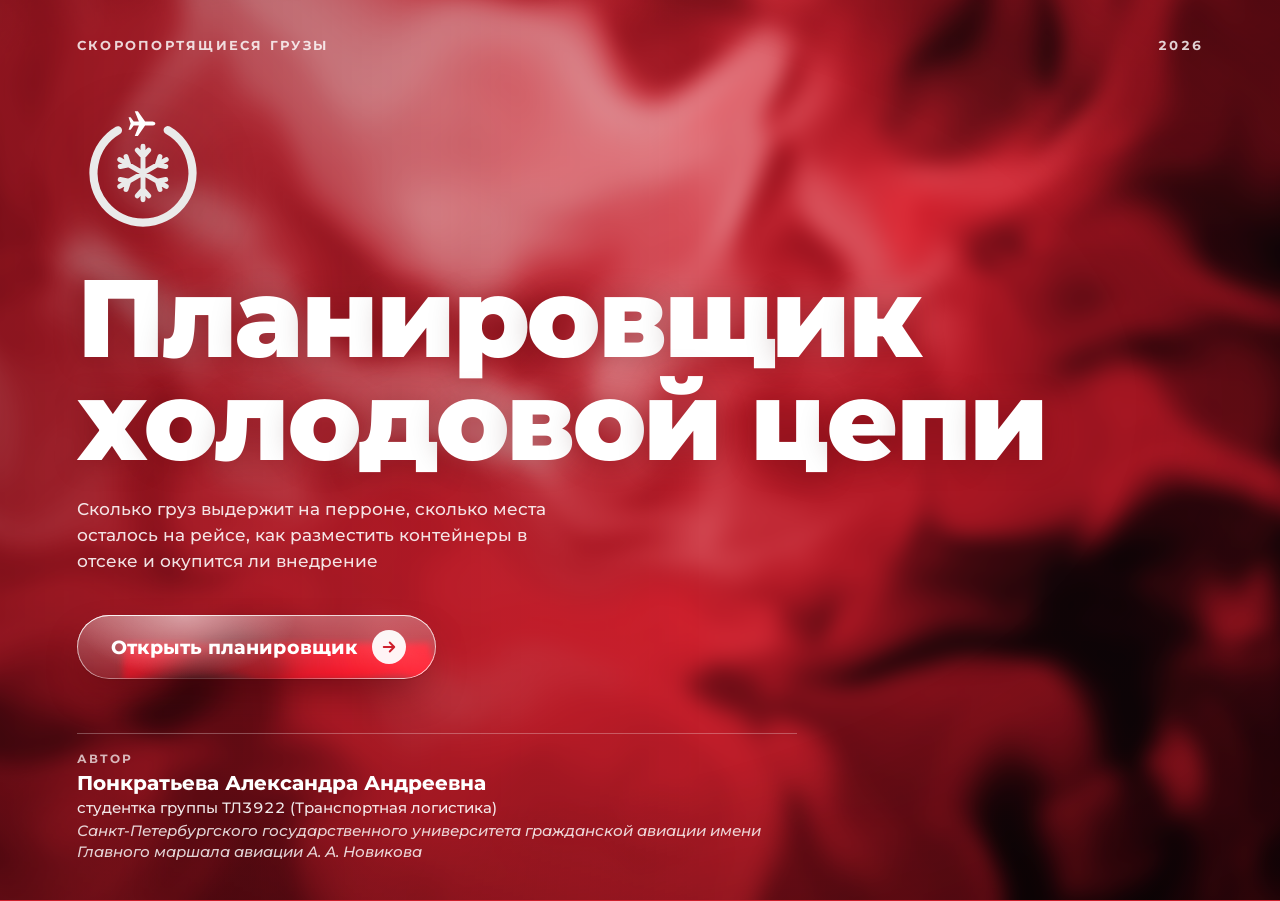
<file: index.html>
<!doctype html>
<html lang="ru">
<head>
<meta charset="utf-8">
<meta name="viewport" content="width=device-width, initial-scale=1, viewport-fit=cover">
<title>Планировщик холодовой цепи</title>
<meta name="description" content="Планировщик холодовой цепи для перевозки скоропортящихся грузов: время на перроне, свободная емкость рейса, трехмерный план загрузки и экономика внедрения.">
<meta property="og:title" content="Планировщик холодовой цепи">
<meta property="og:description" content="Инструмент для службы грузовых перевозок авиакомпании.">
<meta name="theme-color" content="#CE1F2C">
<link rel="icon" href="favicon.svg" type="image/svg+xml">
<link rel="stylesheet" href="assets/base.css">
<style>
/* Первая страница: красный фон в цвет авиакомпании, поверх – затемненное видео без звука */
:root{color-scheme:dark}
body{background:var(--brand);color:#fff;min-height:100svh;overflow-x:hidden}
.bg{position:fixed;inset:0;z-index:0;overflow:hidden;background:var(--brand)}
.bg .flow{position:absolute;inset:-20%;
  background:
    radial-gradient(40% 35% at 20% 30%,rgba(255,255,255,.16),transparent 70%),
    radial-gradient(35% 30% at 80% 70%,rgba(0,0,0,.28),transparent 70%),
    radial-gradient(30% 40% at 60% 20%,rgba(255,120,120,.18),transparent 70%),
    linear-gradient(160deg,#D8222F 0%,#CE1F2C 45%,#A3151F 100%);
  animation:flow 22s ease-in-out infinite alternate}
@keyframes flow{0%{transform:translate3d(0,0,0) scale(1)}50%{transform:translate3d(-4%,3%,0) scale(1.08)}100%{transform:translate3d(3%,-2%,0) scale(1.03)}}
.bg canvas{position:absolute;inset:-4%;width:108%;height:108%;display:block;opacity:0;transition:opacity 1.8s ease;filter:blur(9px)}
.bg canvas.on{opacity:1}
.bg .vign{position:absolute;inset:0;background:linear-gradient(90deg,rgba(20,0,4,.28),transparent 55%),radial-gradient(130% 100% at 30% 45%,transparent 45%,rgba(10,0,2,.5) 100%)}
.bg .sweep{position:absolute;inset:-10% -60%;background:linear-gradient(105deg,transparent 42%,rgba(255,255,255,.10) 50%,transparent 58%);
  transform:translateX(-60%);animation:sweep 3.2s 2.4s cubic-bezier(.4,0,.2,1) both}
@keyframes sweep{to{transform:translateX(60%)}}

.page{position:relative;z-index:1;min-height:100svh;display:grid;grid-template-rows:auto 1fr auto;
  padding:max(20px,env(safe-area-inset-top)) max(20px,env(safe-area-inset-right)) max(20px,env(safe-area-inset-bottom)) max(20px,env(safe-area-inset-left));
  padding-inline:clamp(20px,6vw,96px)}
.top{display:flex;align-items:center;justify-content:space-between;gap:16px;padding-top:clamp(8px,2vh,20px);
  font-weight:700;font-size:12.5px;letter-spacing:.18em;text-transform:uppercase;color:rgba(255,255,255,.82)}
.top .yr{opacity:0;animation:fadeUp .8s 2.6s both}
.top .tag{opacity:0;animation:fadeUp .8s 2.7s both}

.hero{align-self:center;padding-block:clamp(24px,6vh,64px);max-width:1200px}
.mark{width:clamp(84px,11vw,132px);height:auto;display:block;margin-bottom:clamp(18px,3vh,30px);overflow:visible;
  filter:drop-shadow(0 10px 30px rgba(60,0,8,.35))}
.mark .ring,.mark .flake{fill:none;stroke:var(--brand-ink);stroke-linecap:round;stroke-linejoin:round}
.mark .ring{stroke-width:4;stroke-dasharray:100;stroke-dashoffset:100;animation:draw 1.5s .15s cubic-bezier(.65,0,.25,1) forwards}
.mark .flake{stroke-width:2.4;stroke-dasharray:100;stroke-dashoffset:100;animation:draw 1.1s .75s cubic-bezier(.65,0,.25,1) forwards}
.mark .plane{fill:#fff;transform-box:view-box;transform-origin:32px 32px;animation:orbit 1.7s .05s cubic-bezier(.55,0,.2,1) both}
.mark .flakeg{transform-box:view-box;transform-origin:32px 32px;animation:spin 1.9s .7s cubic-bezier(.2,.8,.2,1) both}
@keyframes draw{to{stroke-dashoffset:0}}
@keyframes orbit{from{transform:rotate(-360deg);opacity:0}12%{opacity:1}to{transform:rotate(0)}}
@keyframes spin{from{transform:rotate(-90deg) scale(.6);opacity:0}to{transform:none;opacity:1}}

h1.title{text-shadow:0 2px 30px rgba(60,0,8,.25);margin:0;font-weight:850;font-size:clamp(44px,8.6vw,138px);line-height:.94;letter-spacing:-.025em;text-wrap:balance}
h1.title .ln{display:block}
h1.title .w{display:inline-block;white-space:nowrap}
h1.title .ch{display:inline-block;animation:chIn 1s cubic-bezier(.2,.85,.25,1) both;animation-delay:calc(1.05s + var(--i) * 34ms)}
@keyframes chIn{from{opacity:0;transform:translateY(.5em) rotate(5deg);filter:blur(12px)}to{opacity:1;transform:none;filter:blur(0)}}
.lead{margin:clamp(16px,2.6vh,26px) 0 0;max-width:46ch;font-size:clamp(15px,1.35vw,19px);line-height:1.5;font-weight:500;color:rgba(255,255,255,.88);
  opacity:0;animation:fadeUp .9s 2.0s both}
@keyframes fadeUp{from{opacity:0;transform:translateY(14px)}to{opacity:1;transform:none}}

/* жидкое стекло на красном */
.landing-glass{--glass-bg:linear-gradient(180deg,rgba(255,255,255,.30),rgba(255,255,255,.08));--glass-rim:rgba(255,255,255,.85);--glass-rim-2:rgba(255,255,255,.12);
  --glass-hi:rgba(255,255,255,.75);--glass-shadow:0 1px 1px rgba(80,0,10,.25),0 18px 40px -14px rgba(60,0,8,.6)}
.cta{margin-top:clamp(26px,4.5vh,44px);min-height:64px;padding:0 30px 0 34px;font-size:clamp(16px,1.5vw,19px);font-weight:750;color:#fff;gap:14px;
  opacity:0;animation:pop .9s 2.35s cubic-bezier(.3,1.6,.45,1) both}
.cta .arr{width:34px;height:34px;border-radius:50%;display:grid;place-items:center;background:rgba(255,255,255,.95);color:var(--brand);
  transition:transform .4s cubic-bezier(.3,1.7,.5,1)}
.cta:hover .arr{transform:translateX(4px)}
.cta .arr svg{width:18px;height:18px}
.cta.refract{-webkit-backdrop-filter:blur(3px) saturate(170%);backdrop-filter:url(#lg-distort) blur(3px) saturate(170%)}
@keyframes pop{from{opacity:0;transform:scale(.7)}to{opacity:1;transform:none}}
.cta:active{transform:scale(1.06)}

.author{display:grid;gap:4px;max-width:720px;padding-bottom:clamp(8px,2vh,24px);border-top:1px solid rgba(255,255,255,.28);padding-top:18px;
  opacity:0;animation:fadeUp .9s 2.6s both}
.author .k{font-size:11.5px;font-weight:700;letter-spacing:.18em;text-transform:uppercase;color:rgba(255,255,255,.7)}
.author .name{font-size:clamp(17px,1.6vw,21px);font-weight:750}
.author .grp{font-size:14.5px;font-weight:500;color:rgba(255,255,255,.9)}
.author .uni{font-size:14.5px;font-weight:500;font-style:italic;color:rgba(255,255,255,.82);line-height:1.45}
</style>
</head>
<body class="landing">
<div class="bg" aria-hidden="true">
  <div class="flow"></div>
  <canvas id="smoke"></canvas>
  <div class="vign"></div><div class="sweep"></div>
</div>

<svg width="0" height="0" style="position:absolute" aria-hidden="true">
  <filter id="lg-distort" x="0" y="0" width="100%" height="100%" color-interpolation-filters="sRGB">
    <feTurbulence type="fractalNoise" baseFrequency="0.008 0.018" numOctaves="2" seed="11" result="n"/>
    <feGaussianBlur in="n" stdDeviation="2.5" result="nb"/>
    <feDisplacementMap in="SourceGraphic" in2="nb" scale="34" xChannelSelector="R" yChannelSelector="G"/>
  </filter>
</svg>

<div class="page">
  <div class="top"><span class="tag">Скоропортящиеся грузы</span><span class="yr">2026</span></div>

  <main class="hero">
    <svg class="mark" viewBox="0 0 64 64" role="img" aria-label="Логотип программы">
      <path class="ring" pathLength="100" d="M44 11.22 A24 24 0 1 1 20 11.22"/>
      <g class="flakeg"><path class="flake" pathLength="100" d="M32 19 L32 45 M20.74 25.5 L43.26 38.5 M43.26 25.5 L20.74 38.5 M32 40 L34.81 43.12 M32 40 L29.19 43.12 M25.07 36 L23.77 39.99 M25.07 36 L20.96 35.13 M25.07 28 L20.96 28.87 M25.07 28 L23.77 24.01 M32 24 L29.19 20.88 M32 24 L34.81 20.88 M38.93 28 L40.23 24.01 M38.93 28 L43.04 28.87 M38.93 36 L43.04 35.13 M38.93 36 L40.23 39.99"/></g>
      <g class="plane"><path transform="translate(32 8)" d="M6 0 C6 -.8 5 -1 4 -1 L1 -1 L-2.5 -6 L-4 -6 L-2 -1 L-4.5 -1 L-6 -3 L-7 -3 L-6 0 L-7 3 L-6 3 L-4.5 1 L-2 1 L-4 6 L-2.5 6 L1 1 L4 1 C5 1 6 .8 6 0Z"/></g>
    </svg>
    <h1 class="title" aria-label="Планировщик холодовой цепи"><span class="ln" aria-hidden="true">Планировщик</span><span class="ln" aria-hidden="true">холодовой цепи</span></h1>
    <p class="lead">Сколько груз выдержит на перроне, сколько места осталось на рейсе, как разместить контейнеры в отсеке и окупится ли внедрение</p>
    <a class="gbtn glass landing-glass cta" href="planner.html">Открыть планировщик<span class="arr" aria-hidden="true"><svg viewBox="0 0 24 24" fill="none" stroke="currentColor" stroke-width="2.6" stroke-linecap="round" stroke-linejoin="round"><path d="M5 12h14M13 6l6 6-6 6"/></svg></span></a>
  </main>

  <footer class="author">
    <div class="k">Автор</div>
    <div class="name">Понкратьева Александра Андреевна</div>
    <div class="grp">студентка группы ТЛ3922 (Транспортная логистика)</div>
    <div class="uni"><i>Санкт-Петербургского государственного университета гражданской авиации имени Главного маршала авиации А.&nbsp;А.&nbsp;Новикова</i></div>
  </footer>
</div>

<script src="assets/glass.js"></script>
<script src="assets/smoke.js"></script>
<script>
(function(){
  // буквы заголовка появляются по очереди
  let i=0;
  document.querySelectorAll('h1.title .ln').forEach(ln=>{
    const words=ln.textContent.split(' '); ln.textContent='';
    words.forEach((w,wi)=>{const ws=document.createElement('span'); ws.className='w';
      [...w].forEach(c=>{const s=document.createElement('span'); s.className='ch'; s.textContent=c; s.style.setProperty('--i',i++); ws.appendChild(s);});
      ln.appendChild(ws); if(wi<words.length-1) ln.appendChild(document.createTextNode(' '));});
  });
  // преломление под кнопкой работает только в браузерах на Chromium
  const ua=navigator.userAgentData; if(ua&&ua.brands&&ua.brands.some(b=>/Chromium/.test(b.brand))) document.querySelector('.cta').classList.add('refract');
  // при переходе кнопка чуть «вспухает»
  document.querySelector('.cta').addEventListener('click',e=>{const a=e.currentTarget; if(e.metaKey||e.ctrlKey)return; e.preventDefault(); a.classList.add('pressed'); setTimeout(()=>location.href=a.href,180);});
})();
</script>
</body>
</html>
</file>
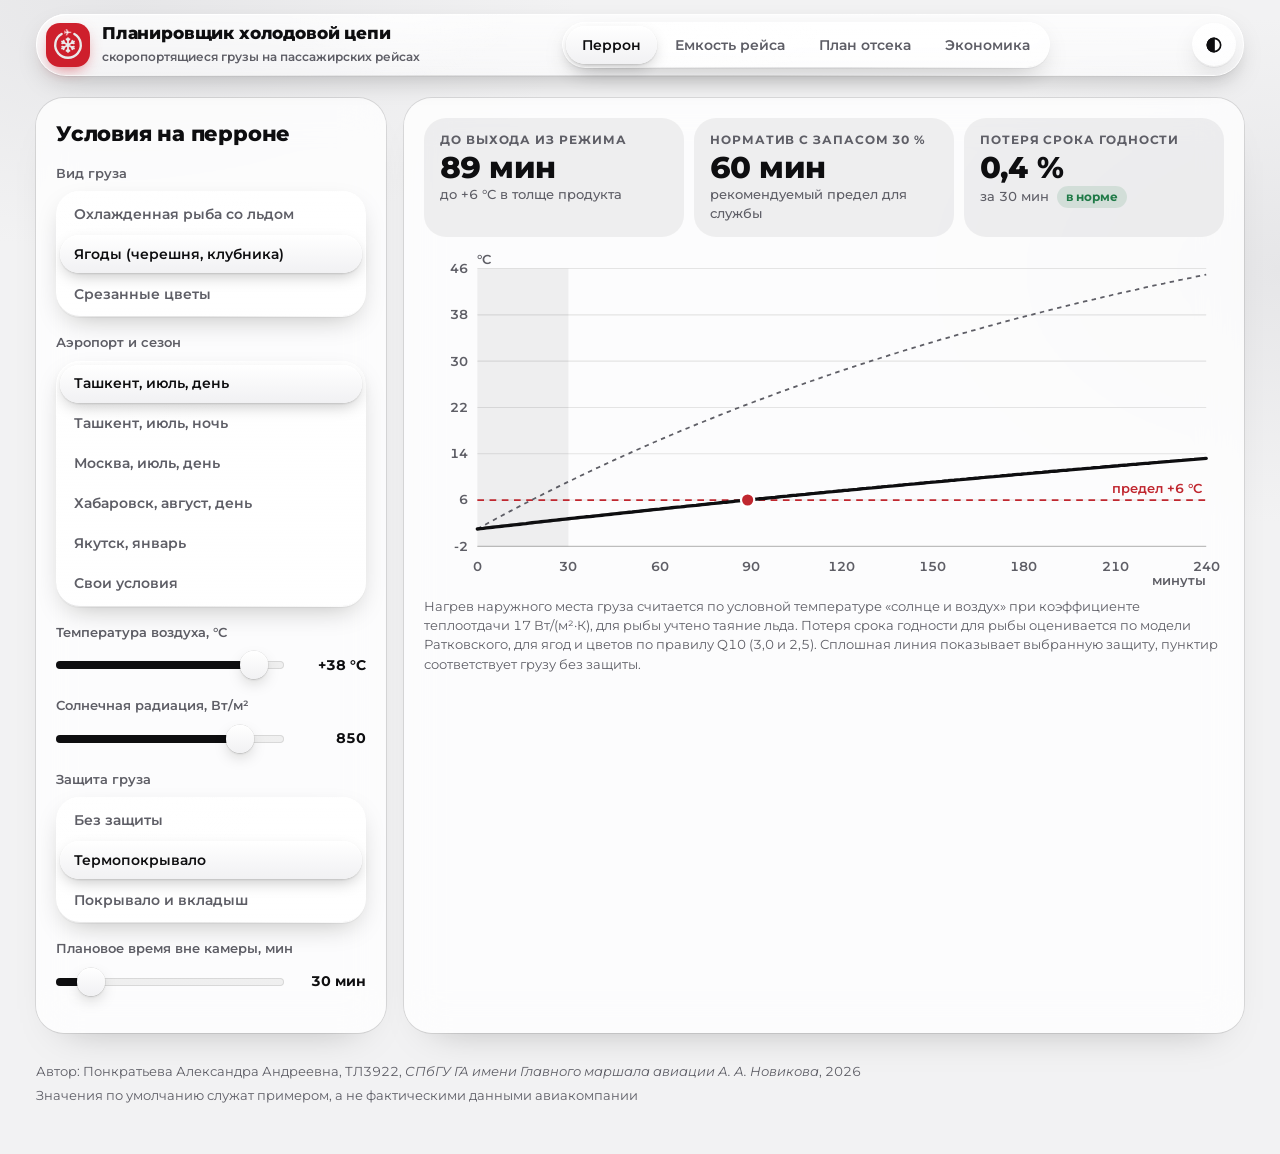
<file: planner.html>
<!doctype html>
<html lang="ru">
<head>
<meta charset="utf-8">
<meta name="viewport" content="width=device-width, initial-scale=1, viewport-fit=cover">
<title>Планировщик холодовой цепи</title>
<meta name="description" content="Допустимое время скоропортящегося груза на перроне, свободная емкость рейса, трехмерный план загрузки с проверкой совместимости и экономика внедрения.">
<link rel="icon" href="favicon.svg" type="image/svg+xml">
<link rel="stylesheet" href="assets/base.css">
<style>
body{background:var(--bg);color:var(--ink);font-size:15px;line-height:1.5;min-height:100vh}
/* мягкий фон, чтобы стеклу было что преломлять */
body::before{content:"";position:fixed;inset:0;z-index:-1;pointer-events:none;
  background:radial-gradient(50% 40% at 10% 0%,var(--bg-2),transparent 70%),radial-gradient(40% 40% at 100% 30%,var(--bg-2),transparent 70%),var(--bg)}
.wrap{max-width:1240px;margin:0 auto;padding:max(14px,env(safe-area-inset-top)) max(16px,env(safe-area-inset-right)) 48px max(16px,env(safe-area-inset-left))}

header.top{position:sticky;top:10px;z-index:20;display:flex;flex-wrap:wrap;align-items:center;justify-content:space-between;gap:12px 18px;
  padding:8px 8px 8px 10px;border-radius:30px;margin-bottom:22px}
.brandlink{display:flex;align-items:center;gap:12px;text-decoration:none;color:inherit;min-width:0}
.badge{width:44px;height:44px;flex:none;border-radius:14px;background:var(--brand);display:grid;place-items:center;box-shadow:0 6px 16px -6px rgba(206,31,44,.7)}
.badge svg{width:34px;height:34px;overflow:visible}
.badge .ring,.badge .flake{fill:none;stroke:var(--brand-ink);stroke-linecap:round;stroke-linejoin:round}
.badge .ring{stroke-width:4.5;stroke-dasharray:100;stroke-dashoffset:100;animation:draw 1.2s .1s cubic-bezier(.65,0,.25,1) forwards}
.badge .flake{stroke-width:3.4;stroke-dasharray:100;stroke-dashoffset:100;animation:draw .9s .5s cubic-bezier(.65,0,.25,1) forwards}
.badge .plane{fill:#fff;transform-box:view-box;transform-origin:32px 32px;animation:orbit 1.3s cubic-bezier(.55,0,.2,1) both}
@keyframes draw{to{stroke-dashoffset:0}}
@keyframes orbit{from{transform:rotate(-360deg)}to{transform:rotate(0)}}
.brandlink .t{font-weight:800;font-size:17px;line-height:1.15;letter-spacing:-.01em}
.brandlink .s{font-size:12px;color:var(--muted);font-weight:600}
.tools{display:flex;gap:8px;align-items:center}
@media (max-width:900px){header.top{position:static;border-radius:26px;flex-wrap:wrap} .brandlink{flex:1} #tabs{order:3;width:100%;justify-content:center}}
@media (max-width:480px){.brandlink .s{display:none}}

section.view{display:grid;grid-template-columns:minmax(270px,350px) minmax(0,1fr);gap:18px}
section.view.wide{grid-template-columns:minmax(270px,330px) minmax(0,1fr)}
@media (max-width:860px){section.view,section.view.wide{grid-template-columns:minmax(0,1fr)}}
.panel{background:var(--panel);border-radius:28px;padding:20px;min-width:0;box-shadow:0 0 0 1px var(--line),0 20px 40px -30px rgba(0,0,0,.35);
  -webkit-backdrop-filter:blur(20px);backdrop-filter:blur(20px)}
.panel h2{font-weight:800;font-size:21px;margin:0 0 14px;letter-spacing:-.01em}
.panel h3{font-weight:700;font-size:12px;margin:20px 0 10px;color:var(--muted);text-transform:uppercase;letter-spacing:.1em}
.field{display:grid;gap:8px;margin-bottom:16px}
.field>label,.field>.lab{font-size:13px;color:var(--muted);font-weight:600}
.field .row{display:flex;gap:12px;align-items:center}
.val{font-size:14px;font-weight:700;min-width:70px;text-align:right}
.gseg.col{display:grid;grid-template-columns:1fr;border-radius:24px}
.gseg.col button{justify-content:flex-start;white-space:normal;text-align:left;line-height:1.25;padding:8px 14px}
.gseg.grid2{display:grid;grid-template-columns:1fr 1fr}
.gseg.grid2 button{justify-content:center}

.kpis{display:grid;grid-template-columns:repeat(auto-fit,minmax(160px,1fr));gap:10px;margin-bottom:16px}
.kpi{border-radius:22px;padding:14px 16px;background:var(--soft)}
.kpi .k{font-size:11.5px;color:var(--muted);text-transform:uppercase;letter-spacing:.08em;font-weight:700}
.kpi .v{font-size:30px;font-weight:800;line-height:1.15;letter-spacing:-.02em;margin-top:2px}
.kpi .s{font-size:12.5px;color:var(--muted);font-weight:500}
.pill{display:inline-block;font-size:12px;font-weight:700;padding:2px 9px;border-radius:999px;margin-left:4px}
.pill.ok{background:var(--ok-soft);color:var(--ok)} .pill.warn{background:var(--warn-soft);color:var(--warn)} .pill.bad{background:var(--bad-soft);color:var(--bad)}
.chart{width:100%;height:auto;display:block}
.chart text{fill:var(--muted);font-family:var(--font);font-size:11.5px;font-weight:600}
.chart .grid{stroke:var(--line);stroke-width:1}
.chart .axis{stroke:var(--line-2);stroke-width:1}
.note{font-size:12.5px;color:var(--muted);margin:10px 0 0;line-height:1.55}
table.t{width:100%;border-collapse:collapse;font-size:13.5px}
table.t th,table.t td{border-bottom:1px solid var(--line);padding:8px 6px;text-align:left;vertical-align:top}
table.t th{font-weight:700;color:var(--muted);font-size:11.5px;text-transform:uppercase;letter-spacing:.06em}
table.t td.n{text-align:right;font-weight:600}
table.t th.n{text-align:right}
#c-mc th:not(:first-child){text-align:right}
.tw{overflow-x:auto}
.bars{display:grid;gap:12px}
.bar{display:grid;grid-template-columns:150px minmax(0,1fr) 84px;gap:10px;align-items:center;font-size:13.5px;font-weight:500}
.bar small{grid-column:2/4;color:var(--muted);font-size:12px;margin-top:-8px}
@media (max-width:480px){.bar{grid-template-columns:104px minmax(0,1fr) 66px}}
.bar .track{height:12px;background:var(--soft);border-radius:99px;overflow:hidden}
.bar .fill{height:100%;background:var(--ink);border-radius:99px;transition:width .5s cubic-bezier(.3,1.2,.5,1)}
.bar .num{text-align:right;font-weight:700}
.btns{display:flex;flex-wrap:wrap;gap:8px;margin-top:4px}
.issues{list-style:none;padding:0;margin:0;display:grid;gap:8px}
.issues li{font-size:13.5px;padding:10px 14px 10px 16px;border-radius:18px;background:var(--soft);position:relative}
.issues li::before{content:"";position:absolute;left:6px;top:12px;bottom:12px;width:3px;border-radius:3px;background:var(--line-2)}
.issues li.bad::before{background:var(--bad)} .issues li.warn::before{background:var(--warn)} .issues li.ok::before{background:var(--ok)}

/* ---------- трехмерный вид ---------- */
.viewer{position:relative;border-radius:24px;overflow:hidden;background:radial-gradient(120% 90% at 50% 0%,var(--panel-solid),var(--bg) 80%);
  box-shadow:0 0 0 1px var(--line);aspect-ratio:16/9;min-height:360px}
.viewer:fullscreen{border-radius:0;aspect-ratio:auto}
.viewer canvas{position:absolute;inset:0;width:100%;height:100%;display:block;touch-action:none;cursor:grab}
.viewer canvas.grabbing{cursor:grabbing}
.vbar{position:absolute;left:12px;right:12px;top:12px;display:flex;justify-content:space-between;gap:8px;pointer-events:none;flex-wrap:wrap}
.vbar>*{pointer-events:auto}
.vbar .gseg button{min-height:34px;padding:0 13px;font-size:13px}
.vtools{display:flex;gap:6px}
.vtools .gbtn.icon{width:42px;min-height:42px}
.vhint{position:absolute;left:14px;bottom:12px;font-size:12px;font-weight:600;color:var(--muted);pointer-events:none;padding:6px 12px;border-radius:99px}
.vlabel{position:absolute;left:0;top:0;pointer-events:none;font-size:11.5px;font-weight:700;letter-spacing:.04em;white-space:nowrap;
  padding:4px 10px;border-radius:99px;color:var(--ink);transform:translate(-50%,-50%);transition:opacity .2s}
.vtip{position:absolute;left:0;top:0;pointer-events:none;padding:8px 14px;border-radius:16px;font-size:13px;font-weight:600;line-height:1.35;
  transform:translate(14px,-110%);opacity:0;transition:opacity .15s;max-width:240px}
.vtip b{font-weight:800}
.vtip.on{opacity:1}
.vnote{position:absolute;right:14px;bottom:12px;font-size:12px;font-weight:600;color:var(--muted);padding:6px 12px;border-radius:99px;max-width:60%;text-align:right}
@media (max-width:560px){.vhint{display:none}.viewer{aspect-ratio:4/5}}

footer{margin-top:30px;color:var(--muted);font-size:12.5px;display:flex;flex-wrap:wrap;gap:6px 20px;justify-content:space-between}
footer i{font-style:italic}
</style>
</head>
<body>
<div class="wrap">
  <header class="top glass">
    <a class="brandlink" href="index.html" title="На первую страницу">
      <span class="badge"><svg viewBox="0 0 64 64" aria-hidden="true">
        <path class="ring" pathLength="100" d="M44 11.22 A24 24 0 1 1 20 11.22"/>
        <path class="flake" pathLength="100" d="M32 19 L32 45 M20.74 25.5 L43.26 38.5 M43.26 25.5 L20.74 38.5 M32 40 L34.81 43.12 M32 40 L29.19 43.12 M25.07 36 L23.77 39.99 M25.07 36 L20.96 35.13 M25.07 28 L20.96 28.87 M25.07 28 L23.77 24.01 M32 24 L29.19 20.88 M32 24 L34.81 20.88 M38.93 28 L40.23 24.01 M38.93 28 L43.04 28.87 M38.93 36 L43.04 35.13 M38.93 36 L40.23 39.99"/>
        <g class="plane"><path transform="translate(32 8)" d="M6 0 C6 -.8 5 -1 4 -1 L1 -1 L-2.5 -6 L-4 -6 L-2 -1 L-4.5 -1 L-6 -3 L-7 -3 L-6 0 L-7 3 L-6 3 L-4.5 1 L-2 1 L-4 6 L-2.5 6 L1 1 L4 1 C5 1 6 .8 6 0Z"/></g>
      </svg></span>
      <span><span class="t">Планировщик холодовой цепи</span><br><span class="s">скоропортящиеся грузы на пассажирских рейсах</span></span>
    </a>
    <nav id="tabs" aria-label="Разделы"></nav>
    <div class="tools">
      <button class="gbtn glass icon" id="themeBtn" type="button" title="Светлая или темная тема" aria-label="Переключить тему">
        <svg viewBox="0 0 24 24" fill="none" stroke="currentColor" stroke-width="2" stroke-linecap="round"><circle cx="12" cy="12" r="8"/><path d="M12 4a8 8 0 0 0 0 16z" fill="currentColor"/></svg>
      </button>
    </div>
  </header>

  <!-- ===================== ПЕРРОН ===================== -->
  <section class="view" id="v-apron">
    <div class="panel">
      <h2>Условия на перроне</h2>
      <div class="field"><span class="lab">Вид груза</span><div id="a-prod" class="col"></div></div>
      <div class="field"><span class="lab">Аэропорт и сезон</span><div id="a-clim" class="col"></div></div>
      <div class="field"><label for="a-t">Температура воздуха, °С</label><div class="row"><input id="a-t" type="range" min="-45" max="45" step="1"><span class="val" id="a-t-v"></span></div></div>
      <div class="field"><label for="a-g">Солнечная радиация, Вт/м²</label><div class="row"><input id="a-g" type="range" min="0" max="1000" step="50"><span class="val" id="a-g-v"></span></div></div>
      <div class="field"><span class="lab">Защита груза</span><div id="a-prot" class="col"></div></div>
      <div class="field"><label for="a-exp">Плановое время вне камеры, мин</label><div class="row"><input id="a-exp" type="range" min="5" max="240" step="5"><span class="val" id="a-exp-v"></span></div></div>
    </div>
    <div class="panel">
      <div class="kpis">
        <div class="kpi"><div class="k">До выхода из режима</div><div class="v" id="a-k1">–</div><div class="s" id="a-k1s"></div></div>
        <div class="kpi"><div class="k">Норматив с запасом 30 %</div><div class="v" id="a-k2">–</div><div class="s">рекомендуемый предел для службы</div></div>
        <div class="kpi"><div class="k">Потеря срока годности</div><div class="v" id="a-k3">–</div><div class="s" id="a-k3s"></div></div>
      </div>
      <svg class="chart" id="a-chart" viewBox="0 0 720 300" role="img" aria-label="Температура продукта во времени"></svg>
      <p class="note">Нагрев наружного места груза считается по условной температуре «солнце и воздух» при коэффициенте теплоотдачи 17 Вт/(м²·К), для рыбы учтено таяние льда. Потеря срока годности для рыбы оценивается по модели Ратковского, для ягод и цветов по правилу Q10 (3,0 и 2,5). Сплошная линия показывает выбранную защиту, пунктир соответствует грузу без защиты.</p>
    </div>
  </section>

  <!-- ===================== ЕМКОСТЬ ===================== -->
  <section class="view" id="v-capacity" hidden>
    <div class="panel">
      <h2>Параметры рейса</h2>
      <div class="field"><span class="lab">Тип ВС</span><div id="c-ac" class="grid2"></div></div>
      <div class="field"><label for="c-lf">Загрузка салона, %</label><div class="row"><input id="c-lf" type="range" min="40" max="100" step="1"><span class="val" id="c-lf-v"></span></div></div>
      <div class="field"><label for="c-bag">Багаж на пассажира, кг</label><div class="row"><input id="c-bag" type="range" min="5" max="25" step="0.5"><span class="val" id="c-bag-v"></span></div></div>
      <div class="field"><label for="c-k">Эксплуатационные ограничения k</label><div class="row"><input id="c-k" type="range" min="0.7" max="1" step="0.01"><span class="val" id="c-k-v"></span></div></div>
      <p class="note" id="c-src"></p>
    </div>
    <div class="panel">
      <div class="kpis">
        <div class="kpi"><div class="k">Свободный объем</div><div class="v" id="c-k1">–</div><div class="s">м³ после багажа</div></div>
        <div class="kpi"><div class="k">Свободная масса</div><div class="v" id="c-k2">–</div><div class="s" id="c-k2s"></div></div>
        <div class="kpi"><div class="k">Багаж</div><div class="v" id="c-k3">–</div><div class="s" id="c-k3s"></div></div>
      </div>
      <h3>Емкость под вид груза, кг на рейс</h3>
      <div class="bars" id="c-bars"></div>
      <h3>Разброс по 2000 смоделированных рейсов</h3>
      <div class="tw"><table class="t" id="c-mc"></table></div>
      <p class="note">Свободная емкость равна объему и массе отсеков за вычетом багажа с учетом ограничения по коммерческой загрузке. В расчете разброса загрузка салона распределена по закону B(18; 2,6), багаж по N(16; 3) кг, коэффициент k равномерно от 0,85 до 1,0. Плотность груза принята как в модели работы (рыба 350, ягоды и фрукты 220, цветы 110 кг/м³). По учетным данным авиакомпании за 2024–2026 годы фактическая плотность цветов около 143 кг/м³, поэтому на рейсах, где цветы упираются в объем, реальная емкость под них примерно на 30 % выше расчетной.</p>
    </div>
  </section>

  <!-- ===================== ПЛАН ОТСЕКА ===================== -->
  <section class="view wide" id="v-hold" hidden>
    <div class="panel">
      <h2>Комплектование</h2>
      <div class="field"><span class="lab">Тип ВС</span><div id="h-ac" class="grid2"></div></div>
      <div class="field"><span class="lab">Груз для назначения позиции</span><div id="h-pal" class="col"></div></div>
      <div class="field"><label for="h-kg">Масса брутто ULD, кг</label><div class="row"><input id="h-kg" type="range" min="50" max="1588" step="10"><span class="val" id="h-kg-v"></span></div></div>
      <div class="btns"><button class="gbtn glass solid" id="h-sample" type="button">Загрузить пример</button><button class="gbtn glass" id="h-clear" type="button">Очистить</button></div>
      <p class="note">Нажмите на место контейнера AKE, чтобы поставить туда выбранный груз, повторное нажатие тем же грузом освобождает место. При загрузке примера контейнеры заходят через грузовые двери в том порядке, в каком их грузят на перроне, начиная с дальних мест.</p>
    </div>
    <div class="panel">
      <div class="viewer" id="viewer">
        <canvas id="hold3d" aria-label="Трехмерная модель самолета с позициями контейнеров"></canvas>
        <div class="vbar">
          <div id="v-preset"></div>
          <div class="vtools">
            <button class="gbtn glass icon" id="v-doors" type="button" aria-pressed="false" title="Грузовые двери" aria-label="Открыть или закрыть грузовые двери">
              <svg viewBox="0 0 24 24" fill="none" stroke="currentColor" stroke-width="2" stroke-linecap="round" stroke-linejoin="round"><rect x="4" y="5" width="16" height="14" rx="2"/><path d="M4 9h16M9 13h6"/></svg></button>
            <button class="gbtn glass icon" id="v-xray" type="button" aria-pressed="true" title="Прозрачный фюзеляж" aria-label="Прозрачный фюзеляж">
              <svg viewBox="0 0 24 24" fill="none" stroke="currentColor" stroke-width="2" stroke-linecap="round" stroke-linejoin="round"><path d="M2 12s3.5-7 10-7 10 7 10 7-3.5 7-10 7S2 12 2 12z"/><circle cx="12" cy="12" r="3"/></svg></button>
            <button class="gbtn glass icon" id="v-spin" type="button" aria-pressed="false" title="Автоповорот" aria-label="Автоповорот">
              <svg viewBox="0 0 24 24" fill="none" stroke="currentColor" stroke-width="2" stroke-linecap="round" stroke-linejoin="round"><path d="M20 12a8 8 0 1 1-2.3-5.6"/><path d="M20 4v5h-5"/></svg></button>
            <button class="gbtn glass icon" id="v-full" type="button" title="Во весь экран" aria-label="Во весь экран">
              <svg viewBox="0 0 24 24" fill="none" stroke="currentColor" stroke-width="2" stroke-linecap="round" stroke-linejoin="round"><path d="M4 9V4h5M20 9V4h-5M4 15v5h5M20 15v5h-5"/></svg></button>
          </div>
        </div>
        <div class="vhint glass">Вращайте мышью или пальцем, колесом приближайте</div>
        <div class="vnote glass" id="v-note" hidden></div>
        <div class="vtip glass" id="v-tip"></div>
        <div id="v-labels"></div>
      </div>
      <div class="kpis" style="margin-top:14px">
        <div class="kpi"><div class="k">Передний отсек</div><div class="v" id="h-k1">–</div><div class="s" id="h-k1s"></div></div>
        <div class="kpi"><div class="k">Задний отсек</div><div class="v" id="h-k2">–</div><div class="s" id="h-k2s"></div></div>
        <div class="kpi"><div class="k">Скоропортящийся груз</div><div class="v" id="h-k3">–</div><div class="s">контейнеров AKE</div></div>
      </div>
      <h3>Проверка плана</h3>
      <ul class="issues" id="h-issues"></ul>
    </div>
  </section>

  <!-- ===================== ЭКОНОМИКА ===================== -->
  <section class="view" id="v-econ" hidden>
    <div class="panel">
      <h2>Допущения</h2>
      <div class="field"><label for="e-pot">Потенциальная выручка, млн руб. в год</label><div class="row"><input id="e-pot" type="range" min="30" max="200" step="0.1"><span class="val" id="e-pot-v"></span></div></div>
      <div class="field"><label for="e-real">Реализация потенциала к 4-му году, %</label><div class="row"><input id="e-real" type="range" min="25" max="90" step="1"><span class="val" id="e-real-v"></span></div></div>
      <div class="field"><label for="e-m">Маржинальная доходность, %</label><div class="row"><input id="e-m" type="range" min="20" max="70" step="1"><span class="val" id="e-m-v"></span></div></div>
      <div class="field"><label for="e-capex">Капитальные затраты, млн руб.</label><div class="row"><input id="e-capex" type="range" min="3" max="20" step="0.005"><span class="val" id="e-capex-v"></span></div></div>
      <div class="field"><label for="e-opex">Постоянные расходы, млн руб. в год</label><div class="row"><input id="e-opex" type="range" min="1" max="10" step="0.01"><span class="val" id="e-opex-v"></span></div></div>
      <div class="field"><label for="e-r">Ставка дисконтирования, %</label><div class="row"><input id="e-r" type="range" min="10" max="30" step="0.5"><span class="val" id="e-r-v"></span></div></div>
    </div>
    <div class="panel">
      <div class="kpis">
        <div class="kpi"><div class="k">NPV за 5 лет</div><div class="v" id="e-k1">–</div><div class="s">млн руб.</div></div>
        <div class="kpi"><div class="k">IRR</div><div class="v" id="e-k2">–</div><div class="s" id="e-k2s"></div></div>
        <div class="kpi"><div class="k">Срок окупаемости</div><div class="v" id="e-k3">–</div><div class="s">дисконтированный, лет</div></div>
      </div>
      <svg class="chart" id="e-chart" viewBox="0 0 720 280" role="img" aria-label="Накопленный дисконтированный денежный поток"></svg>
      <div class="tw"><table class="t" id="e-tab"></table></div>
      <p class="note">Базовый сценарий: без мероприятий авиакомпания реализует 20 % потенциала, с мероприятиями доля растет по годам как 28, 40, 50, 55 и 55 % (ползунок масштабирует эту траекторию). Снижение претензий взято из имитационной модели процесса.</p>
    </div>
  </section>

  <footer>
    <span>Автор: Понкратьева Александра Андреевна, ТЛ3922, <i>СПбГУ ГА имени Главного маршала авиации А.&nbsp;А.&nbsp;Новикова</i>, 2026</span>
    <span>Значения по умолчанию служат примером, а не фактическими данными авиакомпании</span>
  </footer>
</div>

<script src="vendor/three.min.js"></script>
<script>window.THREE||document.write('<script src="https://cdnjs.cloudflare.com/ajax/libs/three.js/r128/three.min.js"><\/script>')</script>
<script src="assets/glass.js"></script>
<script src="assets/hold3d.js"></script>
<script src="assets/app.js"></script>
</body>
</html>
</file>
<file: assets/base.css>
/* ============================================================
   Общие стили: шрифт, цвета, «жидкое стекло», переключатели
   Шрифт Montserrat (SIL Open Font License 1.1), см. fonts/OFL-Montserrat.txt
   ============================================================ */
@font-face{font-family:"Montserrat";font-style:normal;font-weight:100 900;font-display:swap;
  src:url("fonts/montserrat-cyrillic-wght-normal.woff2") format("woff2-variations"),url("fonts/montserrat-cyrillic-wght-normal.woff2") format("woff2");
  unicode-range:U+0301,U+0400-045F,U+0490-0491,U+04B0-04B1,U+2116}
@font-face{font-family:"Montserrat";font-style:normal;font-weight:100 900;font-display:swap;
  src:url("fonts/montserrat-latin-wght-normal.woff2") format("woff2-variations"),url("fonts/montserrat-latin-wght-normal.woff2") format("woff2");
  unicode-range:U+0000-00FF,U+0131,U+0152-0153,U+02BB-02BC,U+02C6,U+02DA,U+02DC,U+0304,U+0308,U+0329,U+2000-206F,U+20AC,U+2122,U+2191,U+2193,U+2212,U+2215,U+FEFF,U+FFFD}
@font-face{font-family:"Montserrat";font-style:italic;font-weight:100 900;font-display:swap;
  src:url("fonts/montserrat-cyrillic-wght-italic.woff2") format("woff2-variations"),url("fonts/montserrat-cyrillic-wght-italic.woff2") format("woff2");
  unicode-range:U+0301,U+0400-045F,U+0490-0491,U+04B0-04B1,U+2116}
@font-face{font-family:"Montserrat";font-style:italic;font-weight:100 900;font-display:swap;
  src:url("fonts/montserrat-latin-wght-italic.woff2") format("woff2-variations"),url("fonts/montserrat-latin-wght-italic.woff2") format("woff2");
  unicode-range:U+0000-00FF,U+0131,U+0152-0153,U+02BB-02BC,U+02C6,U+02DA,U+02DC,U+0304,U+0308,U+0329,U+2000-206F,U+20AC,U+2122,U+2191,U+2193,U+2212,U+2215,U+FEFF,U+FFFD}

:root{
  --font:"Montserrat",system-ui,-apple-system,"Segoe UI",Roboto,Arial,sans-serif;
  --brand:#CE1F2C; --brand-deep:#9E1420; --brand-ink:#EAEAEA;
  /* светлая (белая) тема */
  --bg:#F2F2F3; --bg-2:#E6E6E8; --panel:rgba(255,255,255,.78); --panel-solid:#FFFFFF;
  --ink:#0E0E10; --muted:#5E5E66; --line:rgba(14,14,16,.10); --line-2:rgba(14,14,16,.18);
  --accent:#0E0E10; --accent-ink:#FFFFFF; --soft:rgba(14,14,16,.06);
  --ok:#1F7A47; --warn:#9A6408; --bad:#C0272F;
  --ok-soft:rgba(31,122,71,.12); --warn-soft:rgba(154,100,8,.13); --bad-soft:rgba(192,39,47,.12);
  --glass-bg:linear-gradient(180deg,rgba(255,255,255,.78),rgba(255,255,255,.46));
  --glass-rim:rgba(255,255,255,.95); --glass-rim-2:rgba(14,14,16,.10);
  --glass-shadow:0 1px 1px rgba(0,0,0,.05),0 10px 28px -10px rgba(0,0,0,.28);
  --glass-hi:rgba(255,255,255,.85);
  --thumb-bg:linear-gradient(180deg,#FFFFFF,#F1F1F3);
  --thumb-shadow:0 1px 2px rgba(0,0,0,.12),0 6px 16px -4px rgba(0,0,0,.25);
  color-scheme:light;
}
/* темная тема: черно-белая */
@media (prefers-color-scheme:dark){:root:not([data-theme="light"]){
  --bg:#08080A; --bg-2:#141417; --panel:rgba(24,24,27,.72); --panel-solid:#141417;
  --ink:#F3F3F4; --muted:#A1A1AA; --line:rgba(255,255,255,.10); --line-2:rgba(255,255,255,.20);
  --accent:#F3F3F4; --accent-ink:#08080A; --soft:rgba(255,255,255,.07);
  --ok:#6FCF97; --warn:#E8B04B; --bad:#FF6B6B;
  --ok-soft:rgba(111,207,151,.14); --warn-soft:rgba(232,176,75,.14); --bad-soft:rgba(255,107,107,.14);
  --glass-bg:linear-gradient(180deg,rgba(255,255,255,.14),rgba(255,255,255,.04));
  --glass-rim:rgba(255,255,255,.38); --glass-rim-2:rgba(255,255,255,.06);
  --glass-shadow:0 1px 1px rgba(0,0,0,.4),0 12px 30px -10px rgba(0,0,0,.7);
  --glass-hi:rgba(255,255,255,.35);
  --thumb-bg:linear-gradient(180deg,#56565C,#323237);
  --thumb-shadow:0 1px 2px rgba(0,0,0,.5),0 8px 18px -6px rgba(0,0,0,.8);
  color-scheme:dark}}
:root[data-theme="dark"]{
  --bg:#08080A; --bg-2:#141417; --panel:rgba(24,24,27,.72); --panel-solid:#141417;
  --ink:#F3F3F4; --muted:#A1A1AA; --line:rgba(255,255,255,.10); --line-2:rgba(255,255,255,.20);
  --accent:#F3F3F4; --accent-ink:#08080A; --soft:rgba(255,255,255,.07);
  --ok:#6FCF97; --warn:#E8B04B; --bad:#FF6B6B;
  --ok-soft:rgba(111,207,151,.14); --warn-soft:rgba(232,176,75,.14); --bad-soft:rgba(255,107,107,.14);
  --glass-bg:linear-gradient(180deg,rgba(255,255,255,.14),rgba(255,255,255,.04));
  --glass-rim:rgba(255,255,255,.38); --glass-rim-2:rgba(255,255,255,.06);
  --glass-shadow:0 1px 1px rgba(0,0,0,.4),0 12px 30px -10px rgba(0,0,0,.7);
  --glass-hi:rgba(255,255,255,.35);
  --thumb-bg:linear-gradient(180deg,#56565C,#323237);
  --thumb-shadow:0 1px 2px rgba(0,0,0,.5),0 8px 18px -6px rgba(0,0,0,.8);
  color-scheme:dark}

*{box-sizing:border-box}
html,body{margin:0}
[hidden]{display:none!important}
body{font-family:var(--font);font-feature-settings:"tnum" 1,"lnum" 1}
button,input,select,textarea{font:inherit;color:inherit}

/* ---------- жидкое стекло ---------- */
.glass{
  position:relative;isolation:isolate;
  background:var(--glass-bg);
  -webkit-backdrop-filter:blur(14px) saturate(180%);backdrop-filter:blur(14px) saturate(180%);
  border-radius:999px;
  box-shadow:inset 0 1px 0 var(--glass-hi),inset 0 -1px 0 var(--glass-rim-2),var(--glass-shadow);
}
.glass::before{ /* блик, следующий за указателем */
  content:"";position:absolute;inset:0;border-radius:inherit;pointer-events:none;z-index:-1;
  background:radial-gradient(160px 90px at var(--mx,30%) var(--my,0%),var(--glass-hi),transparent 70%);
  opacity:.55;transition:opacity .3s;
}
.glass::after{ /* светлый ободок */
  content:"";position:absolute;inset:0;border-radius:inherit;pointer-events:none;padding:1px;
  background:linear-gradient(135deg,var(--glass-rim),transparent 38%,transparent 62%,var(--glass-rim));
  -webkit-mask:linear-gradient(#000 0 0) content-box,linear-gradient(#000 0 0);-webkit-mask-composite:xor;
  mask:linear-gradient(#000 0 0) content-box exclude,linear-gradient(#000 0 0);
}

/* кнопки */
.gbtn{
  display:inline-flex;align-items:center;justify-content:center;gap:8px;
  min-height:44px;padding:0 20px;border:0;cursor:pointer;
  font-weight:650;font-size:14.5px;letter-spacing:.01em;color:var(--ink);text-decoration:none;
  transition:transform .35s cubic-bezier(.3,1.7,.5,1),box-shadow .2s;
  -webkit-tap-highlight-color:transparent;user-select:none;touch-action:manipulation;
}
.gbtn:hover::before{opacity:.9}
.gbtn:active,.gbtn.pressed{transform:scale(1.06)}
.gbtn.icon{width:44px;padding:0;border-radius:50%}
.gbtn.icon svg{width:20px;height:20px}
.gbtn.solid{background:var(--accent);color:var(--accent-ink)}
.gbtn[aria-pressed="true"]{background:var(--accent);color:var(--accent-ink)}
.gbtn:focus-visible,.gseg button:focus-visible,input[type=range]:focus-visible{outline:2px solid var(--ink);outline-offset:3px}

/* ---------- сегментный переключатель со «стеклянным» бегунком ----------
   бегунок можно схватить и вести пальцем или мышью, он прилипает к ближайшему варианту */
.gseg{
  position:relative;display:flex;flex-wrap:wrap;gap:2px;padding:4px;border-radius:26px;
  touch-action:pan-y;user-select:none;-webkit-user-select:none;
}
.gseg.tabs{border-radius:999px}
.gseg button{
  position:relative;z-index:1;border:0;background:transparent;cursor:pointer;
  min-height:38px;padding:0 16px;border-radius:999px;font-weight:600;font-size:13.5px;color:var(--muted);
  display:inline-flex;align-items:center;gap:8px;white-space:nowrap;transition:color .25s;
  -webkit-tap-highlight-color:transparent;
}
.gseg button[aria-checked="true"],.gseg button.near{color:var(--ink)}
.gseg button:hover{color:var(--ink)}
.gseg .gthumb{
  position:absolute;left:0;top:0;z-index:0;border-radius:999px;pointer-events:none;
  background:var(--thumb-bg);box-shadow:inset 0 1px 0 rgba(255,255,255,.9),var(--thumb-shadow);
  transition:transform .45s cubic-bezier(.3,1.35,.45,1),width .45s cubic-bezier(.3,1.35,.45,1),height .3s;
  will-change:transform;
}
.gseg.dragging .gthumb{transition:width .2s,height .2s;box-shadow:inset 0 1px 0 rgba(255,255,255,.9),0 14px 30px -6px rgba(0,0,0,.35)}
.gseg.dragging{cursor:grabbing}
.gseg .sw{width:12px;height:12px;border-radius:50%;flex:none;box-shadow:0 0 0 1px rgba(0,0,0,.25) inset}

/* ---------- ползунки ---------- */
input[type=range]{
  -webkit-appearance:none;appearance:none;width:100%;height:30px;background:transparent;margin:0;cursor:pointer;
  --p:50%;touch-action:pan-y;
}
input[type=range]::-webkit-slider-runnable-track{height:8px;border-radius:99px;
  background:linear-gradient(90deg,var(--ink) 0 var(--p),var(--soft) var(--p) 100%);box-shadow:inset 0 0 0 1px var(--line)}
input[type=range]::-moz-range-track{height:8px;border-radius:99px;background:var(--soft);box-shadow:inset 0 0 0 1px var(--line)}
input[type=range]::-moz-range-progress{height:8px;border-radius:99px;background:var(--ink)}
input[type=range]::-webkit-slider-thumb{-webkit-appearance:none;width:28px;height:28px;margin-top:-10px;border-radius:50%;border:0;
  background:var(--thumb-bg);box-shadow:inset 0 1px 0 rgba(255,255,255,.95),0 0 0 .5px rgba(0,0,0,.12),var(--thumb-shadow);
  transition:transform .3s cubic-bezier(.3,1.7,.5,1)}
input[type=range]:active::-webkit-slider-thumb{transform:scale(1.22)}
input[type=range]::-moz-range-thumb{width:28px;height:28px;border-radius:50%;border:0;
  background:var(--thumb-bg);box-shadow:inset 0 1px 0 rgba(255,255,255,.95),0 0 0 .5px rgba(0,0,0,.12),var(--thumb-shadow)}

@media (prefers-reduced-motion:reduce){*,*::before,*::after{animation-duration:.01ms!important;animation-iteration-count:1!important;transition-duration:.01ms!important}}
</file>
